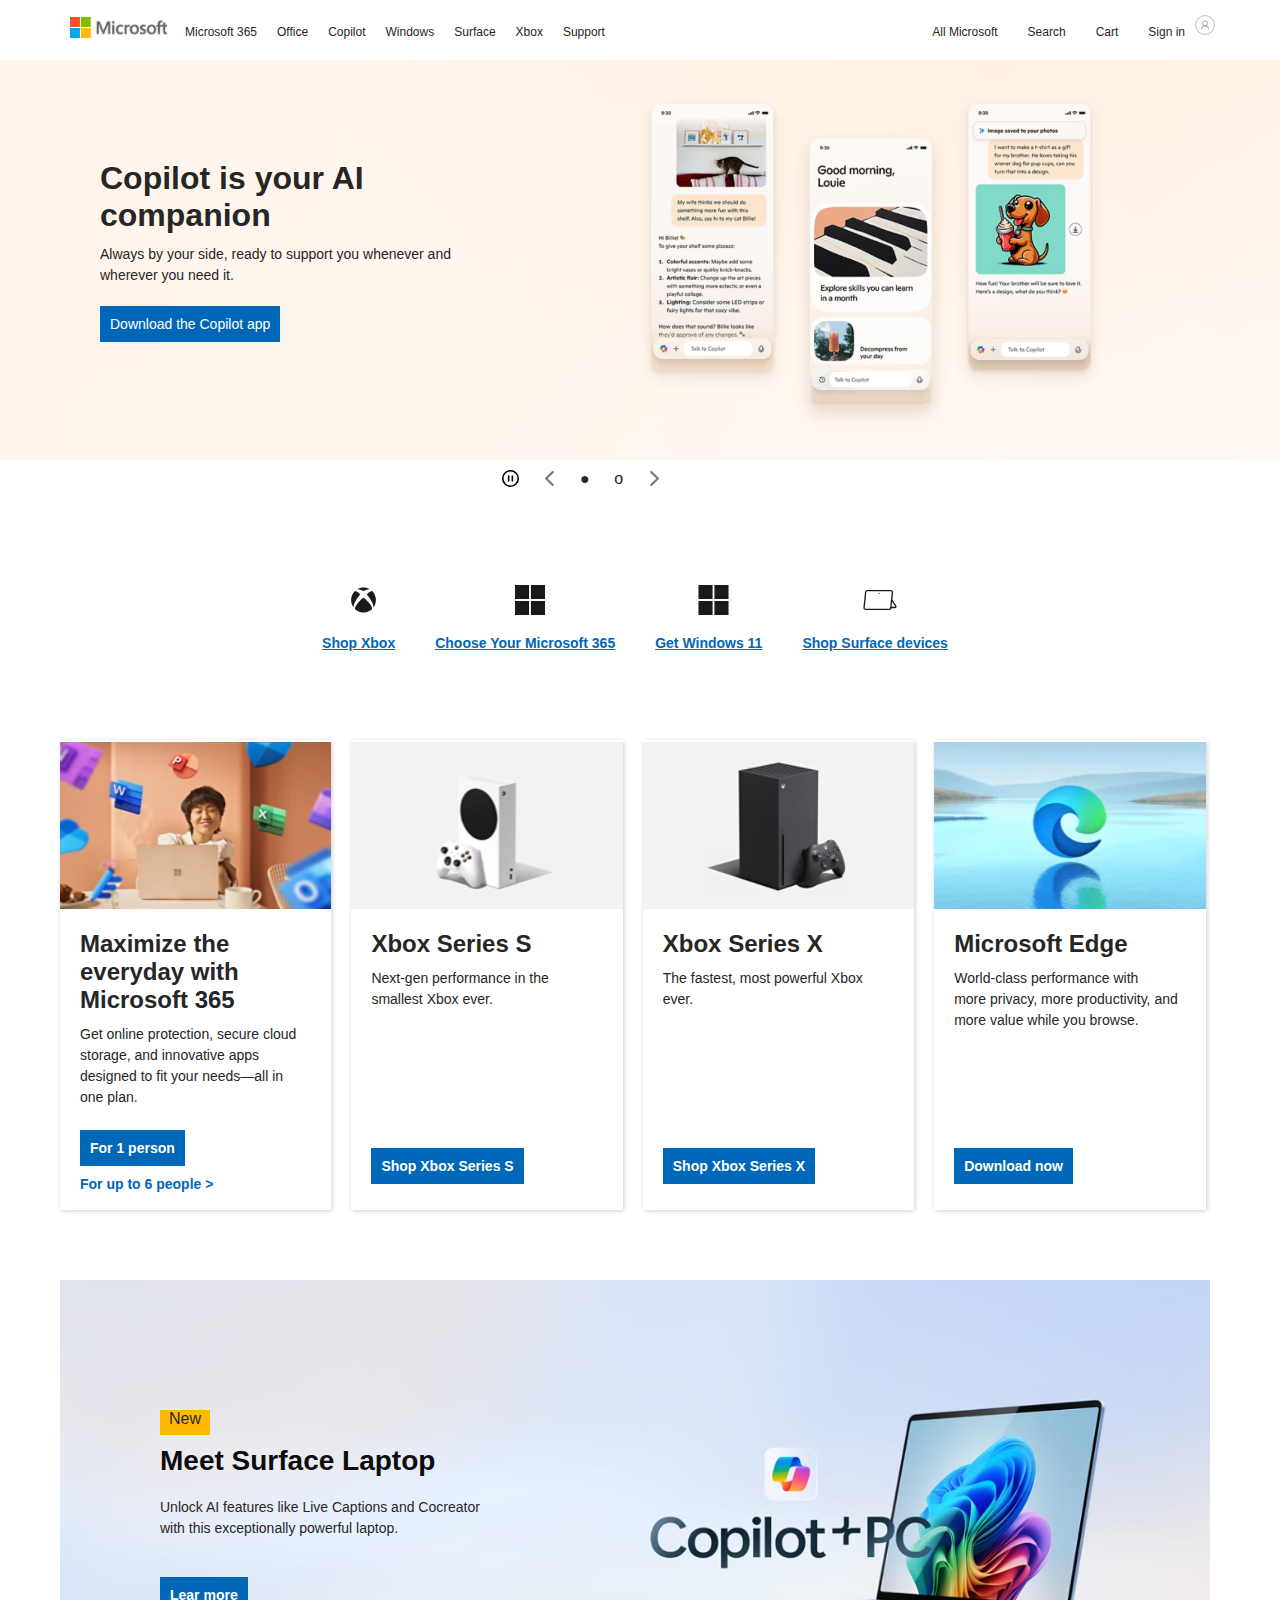
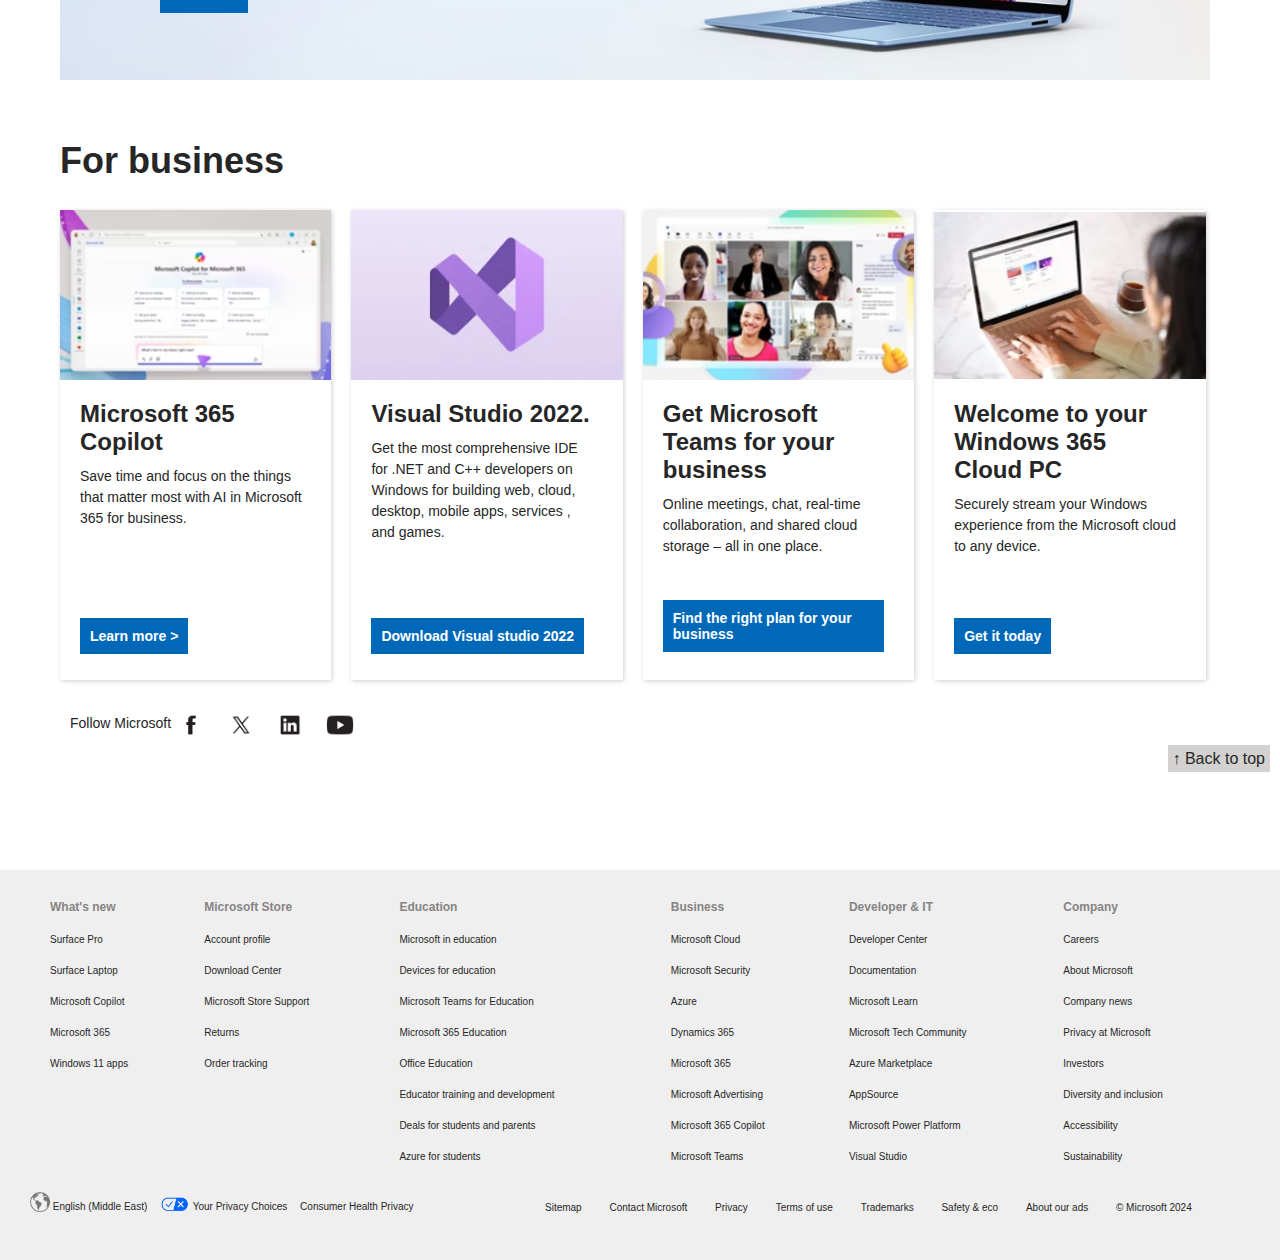
<file: index.html>
<!DOCTYPE html>
<html lang="en">
<head>
     <link rel="icon" href="image/favicon.ico" type="image/icon"/>
    <title>Microsoft – AI, Cloud, Productivity, Computing, Gaming & Apps</title>
    <link rel="stylesheet" href="style.css" type="text/css">
    <link rel="stylesheet" href="https://cdnjs.cloudflare.com/ajax/libs/font-awesome/6.6.0/css/all.min.css" integrity="sha512-Kc323vGBEqzTmouAECnVceyQqyqdsSiqLQISBL29aUW4U/M7pSPA/gEUZQqv1cwx4OnYxTxve5UMg5GT6L4JJg==" crossorigin="anonymous" referrerpolicy="no-referrer" />
    <link rel="stylesheet" href="https://fonts.googleapis.com/css2?family=Material+Symbols+Outlined:opsz,wght,FILL,GRAD@20..48,100..700,0..1,-50..200" />
   
    <link rel="stylesheet" href="https://fonts.googleapis.com/css2?family=Material+Symbols+Outlined:opsz,wght,FILL,GRAD@20,400,0,0" />
</head>
<body>
   <div class="main">
        <div class="header">
            <div class="logo">
                     <a href="index.html" ><img src="microsoftlogo.png" alt="header image"/></a>
            </div>
            <nav class="navbar " > 
                <ul>
                    <li><a href="" >Microsoft 365</a></li>
                     <li><a href="" >Office</a></li>
                    <li><a href="" >Copilot</a></li>
                    <li><a href="" >Windows</a></li>
                     <li><a href="" >Surface</a></li>
                    <li><a href="" >Xbox</a></li>
                    <li><a href="" >Support</a></li>
                </ul>
                            
                <ul class="rightmenu">
                    <li><a href="#" id="AllMSmenu" onclick="show_menu()">All Microsoft</a> <i class="fas fa-chevron-down"></i> </li>
                    <li><a href="" >Search </a><i class="fas  fa-search fa-flip-horizontal"></i>   </li>
                    <li><a href="">Cart</a><i class="fas fa-shopping-cart "></i> </li>
                    <li><a id="signin" href="">Sign in </a><img class="user-circle" src="user-circle.svg" alt=""> </li>
                </ul>
            </nav>     
        </div>
        <div class="allmicrosoft-menu" id="MSMenudiv">
            <table class="menu-table">
                <tr>
                    <th>Software</th>
                    <th>PCs & Devices</th>
                    <th>Entertainment</th>
                    <th>Business</th>
                    <th>Developer & IT</th>
                    <th>Other</th>
                </tr>
                <tr>
                    <td><a href="#">AI</a></td>
                    <td><a href="#">Accessories</a></td>
                    <td><a href="#">Windows digital games</a></td>
                    <td><a href="#">Microsoft Cloud</a></td>
                    <td><a href="#">Developer Center</a></td>
                    <td><a href="#">Other</a></td>
                </tr>
                <tr>
                    <td><a href="#">OneDrive</a></td>
                    <td><a href="#">  </a></td>
                    <td><a href="#">  </a></td>
                    <td><a href="#">Microsoft Security   </a></td>
                    <td><a href="#">Documentation</a></td>
                    <td><a href="#">Education</a></td>
                </tr>
                <tr>
                    <td><a href="#">Skype</a></td>
                    <td><a href="#">  </a></td>
                    <td><a href="#">  </a></td>
                    <td><a href="#">Azure  </a></td>
                    <td><a href="#">Microsoft Learn</a></td>
                    <td><a href="#">Gift Cards</a></td>
                </tr>
                <tr>
                    <td><a href="#">OneNote</a></td>
                    <td><a href="#">  </a></td>
                    <td><a href="#">  </a></td>
                    <td><a href="#">Dynamic 365  </a></td>
                    <td><a href="#">Microsoft Tech Community</a></td>
                    <td><a href="#">  </a></td>
                </tr>
                <tr>
                    <td><a href="#">  </a></td>
                    <td><a href="#">  </a></td>
                    <td><a href="#">  </a></td>
                    <td><a href="#">Microsoft 365 for business  </a></td>
                    <td><a href="#">Azure Marketplace</a></td>
                    <td><a href="#">  </a></td>
                </tr>
                <tr>
                    <td><a href="#">  </a></td>
                    <td><a href="#">  </a></td>
                    <td><a href="#">  </a></td>
                    <td><a href="#">Microsoft Industry  </a></td>
                    <td><a href="#">AppSource</a></td>
                    <td><a href="#">  </a></td>
                </tr>
                <tr>
                    <td><a href="#">  </a></td>
                    <td><a href="#">  </a></td>
                    <td><a href="#">  </a></td>
                    <td><a href="#">Microsoft Power Platform </a></td>
                    <td><a href="#">Visual Studio</a></td>
                    <td><a href="#">  </a></td>
                </tr>
                <tr>
                    <td><a href="#">  </a></td>
                    <td><a href="#">  </a></td>
                    <td><a href="#">  </a></td>
                    <td><a href="#">Windows 365</a></td>
                    <td><a href="#">  </a></td>
                    <td><a href="#">  </a></td>
                </tr>
                 
                
            </table>
            <div class="table-bottom">
                <a href="#">VIEW SITE MAP >  </a></td>
            </div>  
        </div>
        <div class="container">
            <div class=" slide-container">
                <div class="content" id="content2">
                    <div class="inner-div">
                        <a class="new ">New</a>
                        <h2 class="h2 ">Meet Surface Pro</h2>
                        <p class="para ">This laptop's unrivalled flexibility and AI features like Live Captions and Cocreator, enable you to do more than you ever imagined.</p>
                        <a class ="learn ">Learn more</a>
                    </div>
                </div> 
                
                <div class="content" id="content1">
                    <div class="inner-div">
                        
                        <h2 class="h2 ">Copilot is your AI<br> companion</h2>
                        <p class="para ">Always by your side, ready to support you whenever and wherever you need it.</p>
                        <a class ="learn ">Download the Copilot app</a>
                    </div>
                </div> 
            </div>   
            <div class="slide-control">
                
                    <div id="Btpause-circle" class="ctrl-btn"> </div>
                    <div id="backarrw" class="ctrl-btn"> </div>
                <ul>    
                    <li>●</li>
                    <li>o</li>
                </ul>
                    <div id="forwardarrw" class="ctrl-btn"></div>
                
                
            </div >
            <div class="icon-bar" >
                <nav class="nav-icon">
                    <ul>
                        <li><img src="image/Xbox.svg" alt=""><br><a href="#">Shop Xbox</a></li>
                        <li><img src="image/MicrosoftIcon.svg" alt=""><br><a href="#">Choose Your Microsoft 365</a></li>
                        <li><img src="image/MicrosoftIcon.svg" alt=""><br><a href="#">Get Windows 11</a></li>
                        <li><img src="image/SurfaceIcon.svg" alt=""><br><a href="#">Shop Surface devices</a></li>

                    </ul>
                </nav>
            </div>
            <div class="card-container">
                <div  class="card">
                        <div id="card-pic1"></div>
                        <div class="card-body">
                            <div class="card-H"><p>Maximize the everyday with Microsoft 365</p></div>
                            <div class="card-p"><p>Get online protection, secure cloud storage, and innovative apps designed to fit your needs—all in one plan.</p></div>

                        </div>
                        <div class="card-footer">
                            <a class="a1" href="">For 1 person</a>
                            <a class=a2 href="">For up to 6 people <strong>></strong></a></a>
                        </div>
                    </div>
                
                    <div class="card">
                        <div id="card-pic2"></div>
                        <div class="card-body">
                            <div class="card-H"><p>Xbox Series S</p></div>
                            <div class="card-p"><p>Next-gen performance in the smallest Xbox ever.</p></div>

                        </div>
                        <div class="card-footer"><br>
                            <a class="a1" href="">Shop Xbox Series S</a>
                            
                        </div>
                    </div>

                    <div class="card">
                        <div id="card-pic3"></div>
                        <div class="card-body">
                            <div class="card-H"><p>Xbox Series X</p></div>
                            <div class="card-p"><p>The fastest, most powerful Xbox ever.</p></div>

                        </div>
                        <div class="card-footer"><br>
                            <a class="a1" href="">Shop Xbox Series X</a>
                            
                        </div>
                    </div>
                
                    <div class="card">
                        <div id="card-pic4"></div>
                        <div class="card-body">
                            <div class="card-H"><p>Microsoft Edge</p></div>
                            <div class="card-p"><p>World-class  performance  with &nbsp;  more privacy, more productivity, and more value while you browse.</p></div>

                        </div>
                        <div class="card-footer"><br>
                            <a class="a1" href="">Download now</a>
                            
                        </div>
                    </div>

            </div>
            <div class="gamepass-container">
                <div class="gamepass-pic">
                    <div class="gamepass-body">
                        <a class="new ">New</a>
                        <div class="card-H"><p>Meet Surface Laptop</p></div>
                        <div class="card-p"><p>Unlock AI features like Live Captions and Cocreator with this exceptionally powerful laptop.</p></div>
                        <div class="card-footer"><br>
                            <a class="a1" href="">Lear more</a>
                            
                        </div>
                    </div>
                </div>
            
            </div>
            <div class="card-container">
                <div id="forbusiness"><h2 class="h2">For business</h2></div>
                <div  class="card">
                        <div class="business-card1"></div>
                        <div class="card-body">
                            <div class="card-H"><p>Microsoft 365 Copilot</p></div>
                            <div class="card-p"><p>Save time and focus on the things that matter most with AI in Microsoft 365 for business.</p></div>

                        </div>
                        <div class="card-footer">
                            <br>
                            <a class=a1 href="">Learn more <strong>></strong></a></a>
                        </div>
                    </div>
                
                    <div class="card">
                        <div class="business-card2"></div>
                        <div class="card-body">
                            <div class="card-H"><p>Visual Studio 2022.</p></div>
                            <div class="card-p"><p>Get the most comprehensive IDE for .NET and C++ developers on Windows for building web, cloud, desktop, mobile apps, services ,  and games.</p></div>

                        </div>
                        <div class="card-footer"><br>
                            <a class="a1" href="">Download Visual studio 2022</a>
                            
                        </div>
                    </div>

                    <div class="card">
                        <div class="business-card3"></div>
                        <div class="card-body">
                            <div class="card-H"><p>Get Microsoft&nbsp; Teams for your business</p></div>
                            <div class="card-p"><p>Online meetings, chat, real-time collaboration, and shared cloud storage – all in one place.</p></div>

                        </div>
                        <div class="card-footer">
                            <a class="a1" href="">Find the right plan for your business</a>
                            
                        </div>
                    </div>
                
                    <div class="card">
                        <div class="business-card4"></div>
                        <div class="card-body">
                            <div class="card-H"><p>Welcome to your Windows 365&nbsp;&nbsp; Cloud PC</p></div>
                            <div class="card-p"><p>Securely stream your Windows experience from the Microsoft cloud to any device.</p></div>

                        </div>
                        <div class="card-footer"><br>
                            <a class="a1" href="">Get it today</a>
                            
                        </div>
                    </div>

            </div>
            <div class="social-follow">
                <p >Follow Microsoft </p>
                <ul>
                    <li><a href="#"><img class="follow-img" src="image/Facebook.avif" alt="facebook"></a></li>
                    <li><a href="#"><img class="follow-img" src="image/Xicon.avif" alt="X"></a></li>
                    
                    <li><a href="#"><img class="follow-img" src="image/Linkedin.avif" alt="Linked inner-div"></a></li>
                    <li><a href="#"><img class="follow-img" src="image/YouTube.webp" alt="Youtube"></a></li>
                </ul>
            </div>
            <div class="back-to-top"><a id="backtoTopBtn"  href="#top">↑ Back to top</a></div>
            
        </div>
        <footer>
            <div class="footer">
                <table class="foot-table">
                    <tr>
                         <th >What's new</th>  
                         <th >Microsoft Store</th>
                         <th >Education</th>
                         <th >Business</th>
                         <th >Developer & IT</th>
                         <th >Company</th>
                     </tr>
                     <tr>
                        <td><a href="">Surface Pro</a></td>
                        <td><a href="">Account profile</a></td>
                        <td><a href="">Microsoft in education</a></td>
                        <td><a href="">Microsoft Cloud</a></td>
                        <td><a href="">Developer Center</a></td>
                        <td><a href="">Careers</a></td>
                     </tr>
                     <tr>
                        <td><a href="">Surface Laptop</a></td>
                        <td><a href="">Download Center</a></td>
                        <td><a href="">Devices for education</a></td>
                        <td><a href="">Microsoft Security</a></td>
                        <td><a href="">Documentation</a></td>
                        <td><a href="">About Microsoft</a></td>
                     </tr>
                     <tr>
                        <td><a href="">Microsoft Copilot</a></td>
                        <td><a href="">Microsoft Store Support</a></td>
                        <td><a href="">Microsoft Teams for Education</a></td>
                        <td><a href="">Azure</a></td>
                        <td><a href="">Microsoft Learn</a></td>
                        <td><a href="">Company news</a></td>
                     </tr>
                     <tr>
                        <td><a href="">Microsoft 365</a></td>
                        <td><a href="">Returns</a></td>
                        <td><a href="">Microsoft 365 Education</a></td>
                        <td><a href="">Dynamics 365</a></td>
                        <td><a href="">Microsoft Tech Community</a></td>
                        <td><a href="">Privacy at Microsoft</a></td>
                     </tr>
                     <tr>
                        <td><a href="">Windows 11 apps</a></td>
                        <td><a href="">Order tracking</a></td>
                        <td><a href="">Office Education</a></td>
                        <td><a href="">Microsoft 365</a></td>
                        <td><a href="">Azure Marketplace</a></td>
                        <td><a href="">Investors</a></td>
                     </tr>
                     <tr>
                        <td></td>
                        <td></td>
                        <td><a href="">Educator training and development</a></td>
                        <td><a href="">Microsoft Advertising</a></td>
                        <td><a href="">AppSource</a></td>
                        <td><a href="">Diversity and inclusion</a></td>
                     </tr>
                     <tr>
                        <td></td>
                        <td></td>
                        <td><a href="">Deals for students and parents</a></td>
                        <td><a href="">Microsoft 365 Copilot</a></td>
                        <td><a href="">Microsoft Power Platform</a></td>
                        <td><a href="">Accessibility</a></td>
                     </tr>
                     <tr>
                        <td></td>
                        <td></td>
                        <td><a href="">Azure for students</a></td>
                        <td><a href="">Microsoft Teams</a></td>
                        <td><a href="">Visual Studio</a></td>
                        <td><a href="">Sustainability</a></td>
                     </tr>
                </table>
            </div>
            <div class="footline">
                <div class="foot-nav-left">
                  <a href="#"><img class="globe" src="image/globe.png" alt="">  English (Middle East)</a>
                  <a href="#"><img src="image/icon_toggle.png" alt="">  Your Privacy Choices</a>
                  <a href="#">Consumer Health Privacy</a>
           
                </div> 
                <div class="foot-nav-right">
                     <ul>
                        <li><a href="#">Sitemap</a></li>
                        <li><a href="#"> Contact Microsoft</a></li>
                        <li><a href="#"> Privacy</a></li>
                        <li><a href="#">  Terms of use</a></li>
                        <li><a href="#">  Trademarks</a></li>
                        <li><a href="#">  Safety & eco</a></li>
                        <li><a href="#">  About our ads</a></li>
                        <li><a href="#">  © Microsoft 2024</a></li>
                    </ul>
                 </div> 
            </div>     
        </footer> 
        
    </div> 
    <script>
        function show_menu(){
            const Menu_div=document.getElementById("MSMenudiv")
            if(Menu_div.style.display=='none')
            {
                Menu_div.style.display='block'
            }
            else
            {
                Menu_div.style.display='none'
            }
           
        }
  /*  let slide1=document.getElementById("content1")
     let  slide2=document.getElementById("content2")
     if(slide1.style.display==none)
     {
        slide2.style.display=block

     }
     else if(slide2.style.display==none)
     {
         slide1.style.display=block
     }*/
    </script>
      
        
</body>
</html>
</file>
<file: style.css>
*{
    box-sizing: border-box;
    margin:0;
    padding:0;
}
body{
    font-family:"Segoe UI", SegoeUI, "Helvetica Neue", Helvetica, Arial, sans-serif;
    font-weight: normal;
    background-color: #fff;
    color:#262626;
}
a,i{
    color: #262626;
    text-decoration: none;
    margin-right: 10px;
    
}


ul{
    list-style-type: none;   
   
}

.main{
    width:100%;
    height:max-content;
    padding:0;
    margin:0;
}

    

.header{
     width:100%;
    height:50px;
    display:flex;
}
.navbar {
    width: 100%;
    height: 60px;
    display: flex;
    justify-content: space-between;
    padding: 15px 0;    
}
.logo {
    width: 120px;
    height: 46px;
    margin-left: 60px;
    margin-top: 7px;
}

.logo img{
    margin: 10px;
    height: 45%;
}

.navbar ul{
    display:flex;
}


.navbar ul li  { 
    text-decoration: none;
    display:flex; 
    margin-top:10px;
    padding:0 5px;
    font-size:12px;
    
    
}
.navbar ul li a:hover {
    border-bottom:#414141 solid;
    
}

.rightmenu{
    margin-right: 60px;;
}

.rightmenu  li img{
    height:100%;
   margin-top: -10px;
   
}
#signin{
    border-bottom:none;
}
.allmicrosoft-menu{
    display:none;
    background-color: #f1f0f1;
    margin:0 75px;
    width:90%;
    height:380px;
    position:absolute;
    font-size: 12px;
    z-index: 56;
    text-align: left;

    .menu-table{ 
      width:100%;
      height:280px;
      border-spacing:20px;
        
    }
}
.table-bottom{
    width:100%;
    height:40px;
    background-color: #e7e5e5;
    text-align: center;
    padding:10px;
    border-bottom:1.5px solid rgb(87, 86, 86)

}
.container{
    width:100%;
    height:max-content;
    margin-top: 10px;
}
.slide-container{
    width:100%;
    
    margin:0%;
    position:flex;
    animation: slidetoLeft 10s infinite ;
}
.content {
    width:100%;
    height:400px;
    margin:0%;
    position:absolute;
    
    background-position: center;
    background-repeat: no-repeat;
    background-size: cover;
   
   cursor: pointer;
    padding:40px 50px;
    background-position-y:72%;
    
    
}
#content2{
    background-image: url(image/1st.avif);
    animation:slidefromright 2s;
    animation-delay: 5s;
    animation-timing-function: linear;
    animation-fill-mode:forwards ;
    
 }
#content1{
    background-image: url(image/2nd.avif);
    animation:slidetoleft 2s  ;
    animation-delay: 5s;
    animation-timing-function: linear;
    
    animation-fill-mode:forwards;
   
    z-index:50;
    .inner-div{
       background-color: transparent;
       
    }
}
@keyframes slidetoleft{
    from{transform:translate(0)}
    to{transform:translate(-101%)}
 
   
}
@keyframes slidefromright{
    
    from{transform:translate(100%)}
    to{transform:translate(0)}
    
}

 
.inner-div{
    position:absolute;
    width:36%;
    height:300px;
    margin:10px;
    background-color: #ffffff;
    padding:40px;
   
    
}
.new {
  
    padding:0 5px;
    width:50px;
    height:25px;
    display :block;
    text-align: center;
    background-color: #ffb900;
 
    font-weight:500;
    
    
}
.h2 {
    display:block;
    font-size: 32px;

    font-weight: 600;
    padding-top: 10px ;
    padding-bottom: 10px;
    
}
.para{
   
    font-size: 14px;
    line-height: 1.5;
}
.learn {
    display:inline-block;
    height:auto;
    width:auto;
    background-color: #0067b8;
    color:#fff;
    margin:20px 0;
    padding:10px;
    font-size:14px;
    font-weight: 500;
    color:#fff;
   
    
   
}
.slide-control{
    display:block;
    width:300px;
    margin:auto;
    position: relative;
     height: 70px;
    top:410px;

    ul {
      display:inline ;
      margin:auto;
      
    li {
        list-style-type:none;
        margin:0;
        display:inline;       
        padding:10px;
        font-size:20 ;
        
    }
}
}
.slide-control li,div:hover{
    cursor:pointer;
}
.ctrl-btn{
    display:inline;
    border: none;
    width:10%;
   
    padding:0 10px;
    margin:10px;
    background-position: center;
 }
 #backarrw{
    opacity:50%;
    background-image: url(image/backward-arr.svg);
    background-repeat:no-repeat;


 }
#Btpause-circle{

    background-image: url(image/circle-pause-regular.svg);
    background-repeat:no-repeat;
}
#forwardarrw{
    opacity:50%;
   background-image: url(image/forward-arr.svg);
   background-repeat:no-repeat;

}
#Btpause-circle:hover{
    background-image: url(image/circle-pause-solid.svg);
}
#backarrw:hover{
    transform: translate(0,10px); 
    
}
#forwardarrw:hover{
    transform: translateX(10%);
}
.icon-bar{
    width:100%;
    height:200px;
    position :relative;
    top:400px;
  
    
    .nav-icon{
        
        position:absolute;
        display:flex;
        justify-content:center;
        width:100%;
        height: 200px;
        margin:0;
              
        ul{
            list-style: none;
            margin:auto;
           display:flex;
          justify-content: space-between;
           
          
           
        }
        li{
            width:auto;
          
            margin:auto;
            height: 100px;
        
       
            text-align: center;
            
            padding:0 15px;
            a{  
               text-decoration: underline;
                width:max-content;
                color:#0067b8;
                font-weight: 600;
                font-size: 14px;
            }
            img{
                
                margin:auto 0 10px 0 ;
            
                width:40%;
                height:40%;
                
            }
        }
    }
}

.card-container{
    width:auto;
    height:600px;
    position:relative;
    top:400px;
    margin:0 50px;
    
} 
.card{
        
       
        box-shadow:.5px .5px 5px rgb(196, 196, 203);
        margin:10px;
        width: 23%;
        height:470px;
        float :left;
        display:inline;
       
        #card-pic1{
            background-image: url(image/ms365-Card1.avif);
            width:100%;
            height:170px;
            background-repeat: no-repeat;
            background-position: center;
           
        }
        #card-pic2{
            background-image: url(image/XboxS-Card2.webp);
            width:100%;
            height:170px;
            background-repeat: no-repeat;
            background-position: center;
            
        }
        #card-pic3{
            background-image: url(image/XboxX-Card3.webp);
            width:100%;
            height:170px;
            background-repeat: no-repeat;
            background-position: center;
            
        }
        #card-pic4{
            background-image: url(image/Edge-Card4.webp);
            width:100%;
            height:170px;
            background-repeat: no-repeat;
            background-position: center;
            
        }
       
        .card-body{
            width:100%;
            height:200px;
            padding:20px ;
           
           
            
        }
    
 }
.card:hover{
    cursor: pointer;
}
.card-H{
    display:block;
    font-size: 24px;
    font-weight: 600;
}
.card-p{
    margin-top:10px;
    margin-right: 5px;
    font-size: 14px;
    line-height: 1.5;
             
}
.card-footer{
           
    width:100%;
    height:100px;
    padding:20px;
     .a1,.a2{
        padding:10px 10px ; 
        width:fit-content;
        display:block;
        font-size: 14px;
       font-weight:600;
    }
    .a1{
        background-color:hsl(206, 100%, 36%);
        color:#ffffff;

    }
    .a2{
        color:hsl(206, 100%, 36%);    
      padding:10px 0;
    }
}
.card-footer a:hover{
    background-color: hsl(206, 100%, 30%);
}
.gamepass-container{
    
    width:auto;
    height:400px;
    position:relative;
    top:350px;
    margin:0 60px 0 ; 
    padding-right: 10px;
    
    .gamepass-pic{
        
        background-image: url(image/Gamepass.avif);
        background-repeat: no-repeat;
        background-size: cover;
        width:100%;
        height:400px;
        display:inline;
       float:left; 
    }
    .new{
        margin-left:20px;
        margin-bottom: 10px;
    }
    .gamepass-body{
        background-color:transparent;
        margin:10px;
        width:35%;
        height:200px;
        display:block;
        position:absolute;
        top:100px;
        left:50px;align-items: center;
        padding:20px 0 20px 20px;
    
        .card-H{
            color:#0c0c0c;
            font-size:28px;
            padding:0 20px 0;
            margin-bottom: 0;
        }
        .card-p{
            color: #292626;
            padding:10px 20px 0;
            
        }
    }
}
.gamepass-container:hover{
    cursor: pointer;
}
#forbusiness{
   
    width:100%;
    height:70px;
    position: relative;
     margin:0 10px;
   vertical-align: middle;
   h2{
    font-size: 36px;
   }
}


.business-card1{
    background-image: url(image/business-card1.avif);
    width:100%;
    height:170px;
    background-repeat: no-repeat;
    background-position: center;
    
}
.business-card2{
    background-image: url(image/visualStudio-card2.webp);
    width:100%;
    height:170px;
    background-repeat: no-repeat;
    background-position: center;
    
}
.business-card3{
    background-image: url(image/teams-card3.avif);
    width:100%;
    height:170px;
    background-repeat: no-repeat;
    background-position: center;
    
}
.business-card4{
    background-image: url(image/windows365-card4.webp);
    width:100%;
    height:170px;
    background-repeat: no-repeat;
    background-position: center;
    

}
.social-follow{
    
    width:100%;
    height:100px;
    display: inline-block;
    position:relative;
    top:350px;
    margin:20px 70PX;
    align-items: center;
    
    p{
        
        display: inline;
        width:max-content;
        margin-top: 15px;;
        float: left;
        vertical-align: middle;
        font-size: 14px;
       
    }
    ul{
        display: inline-block;
        li{
           display: inline-block; 
        }
    }
}
.follow-img{
    display: inline-block;
    width:30px;
    
    margin-left:5px;
    padding:10px 0 ;
}
.back-to-top{
    width:100%;
    height:100px;
   
    top:230px;
    z-index: 100;
    text-align: right;
    position:relative;
    align-items: end;
    margin:50px 0 0;
    #backtoTopBtn      
    {    background-color: #d3d2d1;
        padding:5px;
     }
     #backtoTopBtn:hover{
        background-color: #e1dede;
    }

}
:target~.back-to-top{
    display:block;
}
footer 
{
    background-color: #efefef;
    height:390px;
    width:100%;
    position: relative;
    top:250px;
    margin-bottom: 0;
}
.footer{
      
    padding:10px  30px;
    font-size: 10px;;
    display: block;
    bottom:0;
    color: #868484;
    td:hover{
        text-decoration: underline;
    }

}
.foot-table{
   width:100%;
   margin:0;
   padding:0;
    border-spacing: 20px;;

th{
    font-size: 12px;
    text-align: left;
}
}
.footline{
    background-color: #efefef;
    width:100%;
    height:40px;
   margin-left:   30px;
   padding-right: 30px;
   padding-bottom: 20px;
    position:relative;
    font-size: 10px;
}
.foot-nav-left{
    width:40%;
    height: 100%;
    display:inline;
    float :left;
    a{
        
        display:inline;
    }
   a:hover{
    text-decoration: underline;
   }
    img{
        width:30px;
      vertical-align: bottom;
    }  
    .globe{
        
        width: 20px;
    }    
    
}
.foot-nav-right 
{
    margin-bottom: 50px;
    width:100%;
    height:100%;
    padding-top: 10px;
    li{
        display:inline;
        
        font-size: 10px;
        padding:0 0  0 15px;
    }
    a:hover{
        text-decoration: underline;
       }
    
}
</file>
